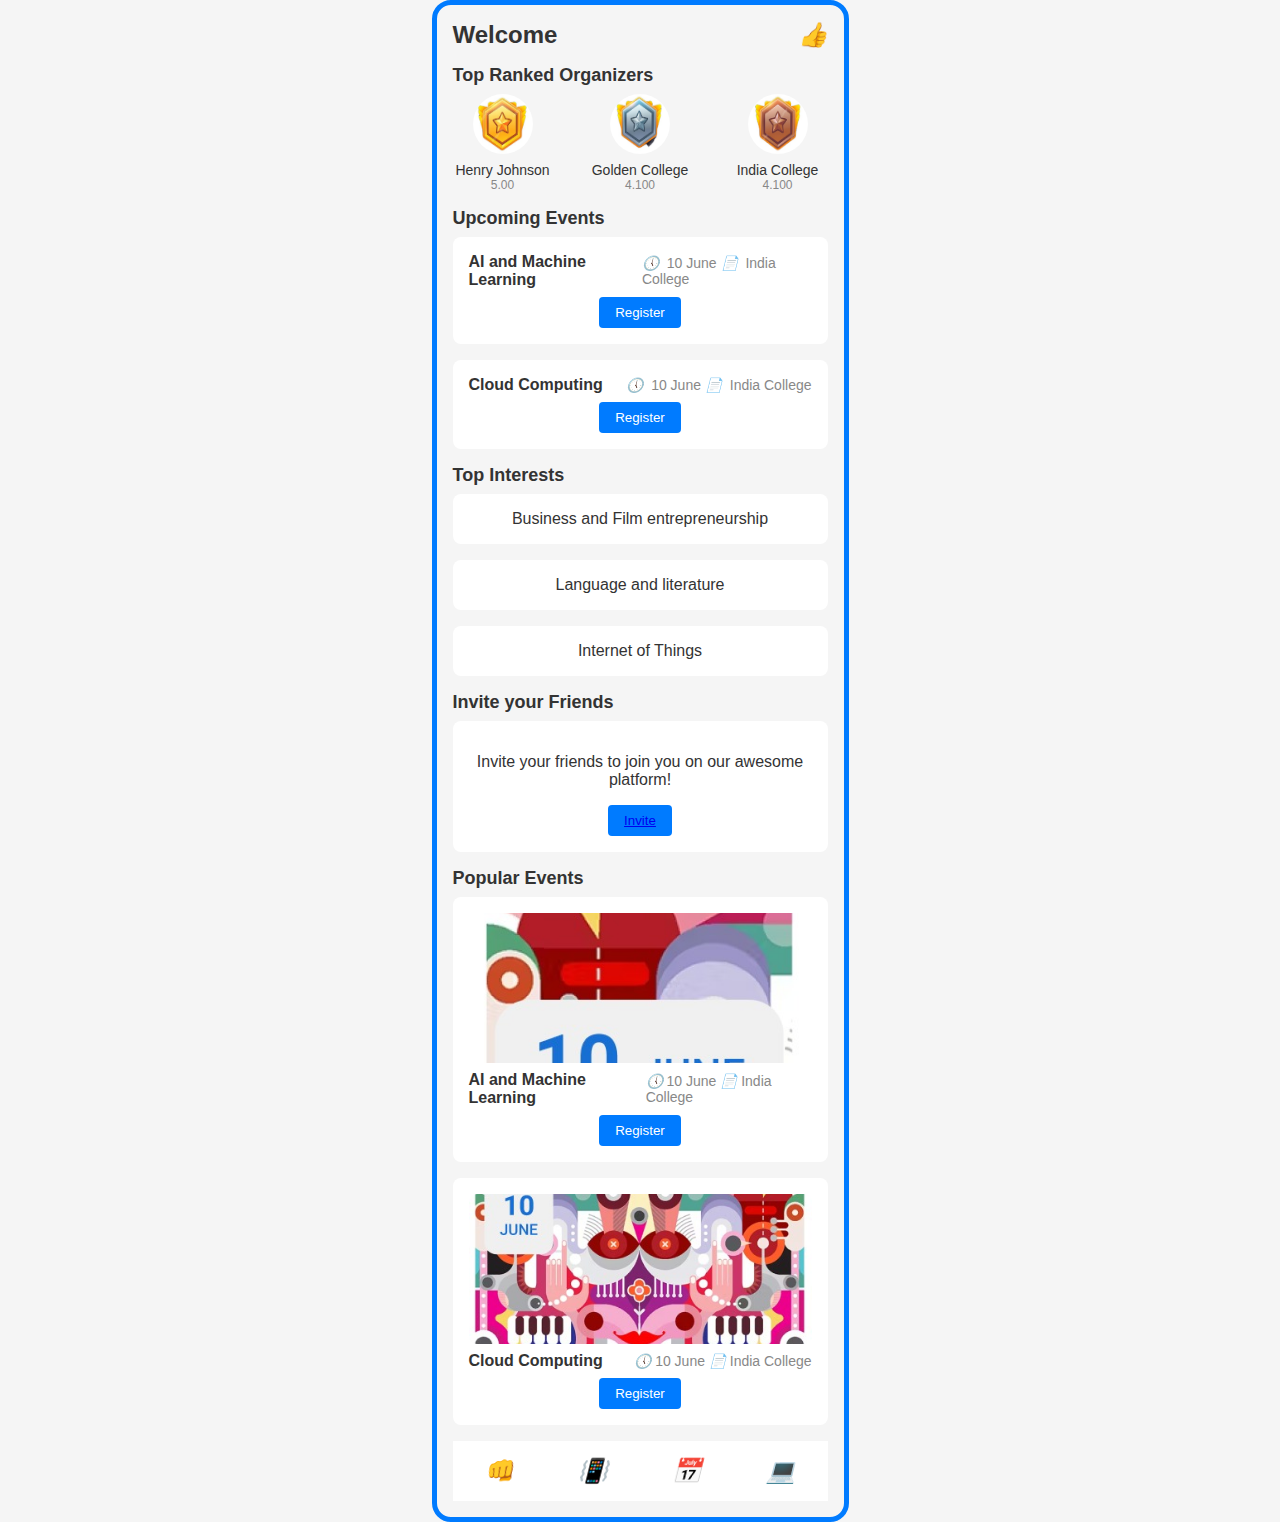
<file: home.html>
<!DOCTYPE html>
<html lang="en">
<head>
    <meta charset="UTF-8">
    <meta name="viewport" content="width=device-width, initial-scale=1.0">
    <title>Event App</title>
    <link rel="stylesheet" href="home.css">       
    
</head>
<body>
    <div class="container">
        <div class="header">
            <h1>Welcome</h1>
            <i class="icon">&#128077;</i>
        </div>

        <div class="section-title">Top Ranked Organizers</div>
        <div class="top-organizers">
            <div class="organizer">
                <img src="images/med1.jpg" alt="Organizer 1">
                <p>Henry Johnson</p>
                <span>5.00</span>
            </div>
            <div class="organizer">
                <img src="images/med2.jpg" alt="Organizer 2">
                <p>Golden College</p>
                <span>4.100</span>
            </div>
            <div class="organizer">
                <img src="images/med3.jpg" alt="Organizer 3">
                <p>India College</p>
                <span>4.100</span>
            </div>
        </div>

        <div class="section-title">Upcoming Events</div>
        <div class="upcoming-events">
            <div class="event">
                <div class="event-details">
                    <div class="event-title"> AI and Machine Learning</div>
                    <div class="event-info">
                        <i class="icon">&#128340;</i> 10 June
                        <i class="icon">&#128196;</i> India College
                    </div>
                </div>
                <div class="event-action">
                    <a href="explore.html"><button>Register</button></a>
                </div>
            </div>
            <div class="event">
                <div class="event-details">
                    <div class="event-title">Cloud Computing</div>
                    <div class="event-info">
                        <i class="icon">&#128340;</i> 10 June
                        <i class="icon">&#128196;</i> India College
                    </div>
                </div>
                <div class="event-action">
                    <a href="explore.html"><button>Register</button></a>
                </div>
            </div>
        </div>

        <div class="section-title">Top Interests</div>
        <div class="top-interests">
            <div class="interest">Business and Film entrepreneurship</div>
            <div class="interest">Language and literature</div>
            <div class="interest">Internet of Things</div>
        </div>

        <div class="section-title">Invite your Friends</div>
        <div class="invite-friends">
            <p>Invite your friends to join you on our awesome platform!</p>
            <button class="invite-button"> <a href="index.html">Invite</a></button>
        </div>

        <div class="section-title">Popular Events</div>
        <div class="popular-events">
            <div class="event-card">
                <img src="images/ai.jpg" alt="Event 1">
                <div class="event-details">
                    <div class="event-title">AI and Machine Learning</div>
                    <div class="event-info">
                        <i class="icon">&#128340;</i> 10 June
                        <i class="icon">&#128196;</i> India College
                    </div>
                </div>
                <div class="event-action">
                    <button>Register</button>
                </div>
            </div>
            <div class="event-card">
                <img src="images/cc.jpg" alt="Event 2">
                <div class="event-details">
                    <div class="event-title">Cloud Computing</div>
                    <div class="event-info">
                        <i class="icon">&#128340;</i> 10 June
                        <i class="icon">&#128196;</i> India College
                    </div>
                </div>
                <div class="event-action">
                    <button>Register</button>
                </div>
            </div>
        </div>

        <div class="footer">
            <i class="icon">&#128074;</i>
            <i class="icon">&#128243;</i>
            <i class="icon">&#128197;</i>
            <i class="icon">&#128187;</i>
        </div>
    </div>


    <script>
    


    </script>
</body>
</html>
</file>
<file: home.css>
body {
    font-family: sans-serif;
    margin: 0;
    padding: 0;
    background-color: #f5f5f5;
    color: #333;
}

.container {
    max-width: 375px;
    margin: 0 auto;
    padding: 16px;
    border: #007bff solid 5px;
    border-radius: 19px;
}

.header {
    display: flex;
    justify-content: space-between;
    align-items: center;
    margin-bottom: 16px;
}

.header h1 {
    margin: 0;
    font-size: 24px;
}

.header .icon {
    font-size: 24px;
    color: #333;
}

.section-title {
    font-size: 18px;
    font-weight: bold;
    margin-bottom: 8px;
}

.top-organizers {
    display: flex;
    justify-content: space-between;
    align-items: center;
    margin-bottom: 16px;
}

.top-organizers .organizer {
    display: flex;
    flex-direction: column;
    align-items: center;
    width: 100px;
}

.top-organizers .organizer img {
    width: 60px;
    height: 60px;
    border-radius: 50%;
    margin-bottom: 8px;
}

.top-organizers .organizer p {
    margin: 0;
    font-size: 14px;
}

.top-organizers .organizer span {
    font-size: 12px;
    color: #888;
}

.upcoming-events {
    margin-bottom: 16px;
}

.upcoming-events .event {
    background-color: #fff;
    padding: 16px;
    border-radius: 8px;
    margin-bottom: 16px;
}

.upcoming-events .event .event-details {
    display: flex;
    justify-content: space-between;
    align-items: center;
    margin-bottom: 8px;
}

.upcoming-events .event .event-details .event-title {
    font-size: 16px;
    font-weight: bold;
    margin: 0;
}

.upcoming-events .event .event-details .event-info {
    font-size: 14px;
    color: #888;
    margin: 0;
}

.upcoming-events .event .event-details .event-info .icon {
    font-size: 14px;
    margin-right: 4px;
}

.upcoming-events .event .event-action {
    text-align: center;
}

.upcoming-events .event .event-action button {
    background-color: #007bff;
    color: #fff;
    padding: 8px 16px;
    border: none;
    border-radius: 4px;
    cursor: pointer;
}

.top-interests {
    margin-bottom: 16px;
}

.top-interests .interest {
    background-color: #fff;
    padding: 16px;
    border-radius: 8px;
    margin-bottom: 16px;
    text-align: center;
    font-size: 16px;
}

.invite-friends {
    background-color: #fff;
    padding: 16px;
    border-radius: 8px;
    margin-bottom: 16px;
    text-align: center;
}

.invite-friends .invite-button {
    background-color: #007bff;
    color: #fff;
    padding: 8px 16px;
    border: none;
    border-radius: 4px;
    cursor: pointer;
}

.popular-events {
    margin-bottom: 16px;
}

.popular-events .event-card {
    background-color: #fff;
    padding: 16px;
    border-radius: 8px;
    margin-bottom: 16px;
    display: flex;
    flex-direction: column;
}

.popular-events .event-card img {
    width: 100%;
    height: 150px;
    object-fit: cover;
    border-radius: 8px;
    margin-bottom: 8px;
}

.popular-events .event-card .event-details {
    display: flex;
    justify-content: space-between;
    align-items: center;
    margin-bottom: 8px;
}

.popular-events .event-card .event-details .event-title {
    font-size: 16px;
    font-weight: bold;
    margin: 0;
}

.popular-events .event-card .event-details .event-info {
    font-size: 14px;
    color: #888;
    margin: 0;
}

.popular-events .event-card .event-action {
    text-align: center;
}

.popular-events .event-card .event-action button {
    background-color: #007bff;
    color: #fff;
    padding: 8px 16px;
    border: none;
    border-radius: 4px;
    cursor: pointer;
}

.footer {
    display: flex;
    justify-content: space-around;
    align-items: center;
    padding: 16px 0;
    background-color: #fff;
}

.footer .icon {
    font-size: 24px;
    color: #333;
}

.footer .icon:hover {
    color: #007bff;
}
</file>
